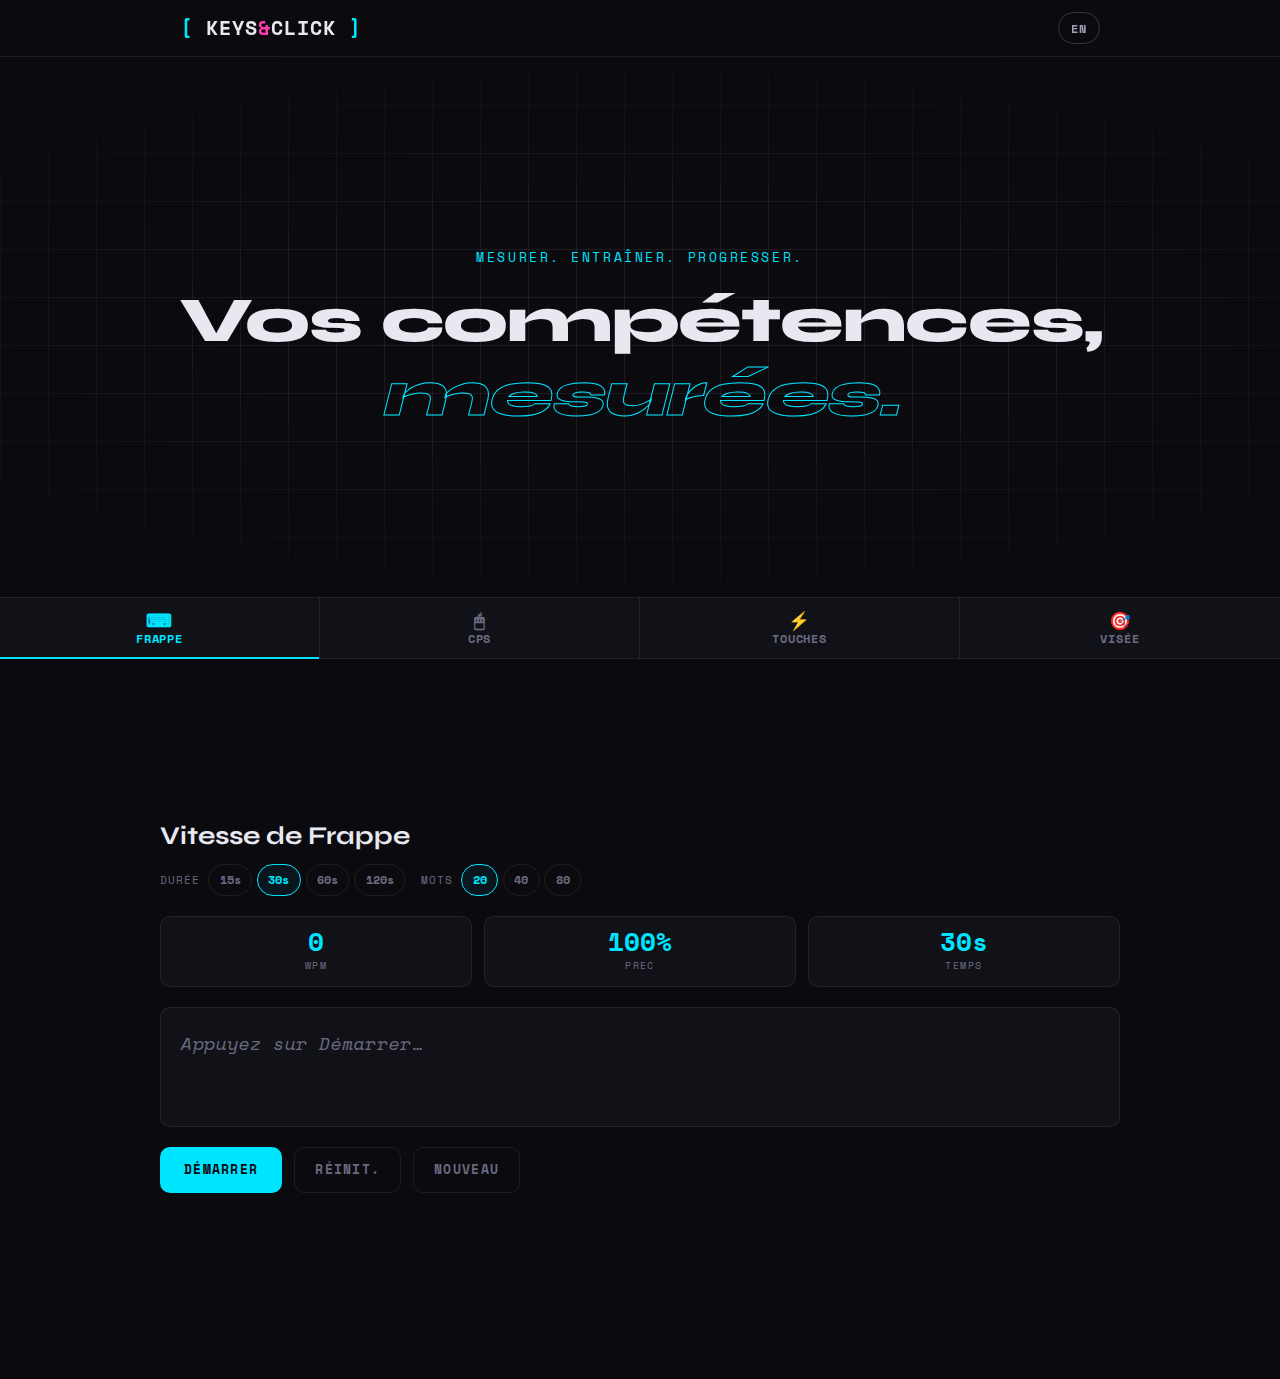
<file: Public/index.html>
<!DOCTYPE html>
<html lang="en">
<head>
  <meta charset="UTF-8" />
  <meta name="viewport" content="width=device-width, initial-scale=1.0, maximum-scale=1.0" />
  <title>Keys & Click</title>
  <meta name="description" content="Test your typing speed, mouse accuracy, reaction time, and click rate." />
  <link rel="preconnect" href="https://fonts.googleapis.com" />
  <link rel="preconnect" href="https://fonts.gstatic.com" crossorigin />
  <link href="https://fonts.googleapis.com/css2?family=Space+Mono:ital,wght@0,400;0,700;1,400&family=Syne:wght@400;600;700;800&display=swap" rel="stylesheet" />
  <link rel="stylesheet" href="css/style.css" />
</head>
<body>

  <!-- HEADER -->
  <header class="site-header">
    <div class="header-inner">
      <div class="logo">
        <span class="logo-bracket">[</span>
        <span class="logo-text">KEYS<span class="logo-amp">&amp;</span>CLICK</span>
        <span class="logo-bracket">]</span>
      </div>
      <button class="lang-btn" id="langToggle" aria-label="Toggle language">
        <span id="langLabel">FR</span>
      </button>
    </div>
  </header>

  <!-- HERO -->
  <section class="hero" aria-hidden="true">
    <div class="hero-inner">
      <p class="hero-tagline" data-i18n="heroTagline">measure. train. improve.</p>
      <h1 class="hero-title" data-i18n="heroTitle">Your skills,<br/><em>benchmarked.</em></h1>
    </div>
    <div class="hero-grid"></div>
  </section>

  <!-- TAB NAV -->
  <nav class="test-nav" role="tablist">
    <button class="tab-btn active" data-tab="typing" role="tab" aria-selected="true" aria-controls="panel-typing">
      <span class="tab-icon">⌨</span>
      <span class="tab-label" data-i18n="tabTyping">Typing</span>
    </button>
    <button class="tab-btn" data-tab="cps" role="tab" aria-selected="false" aria-controls="panel-cps">
      <span class="tab-icon">🖱</span>
      <span class="tab-label" data-i18n="tabCPS">CPS</span>
    </button>
    <button class="tab-btn" data-tab="keypress" role="tab" aria-selected="false" aria-controls="panel-keypress">
      <span class="tab-icon">⚡</span>
      <span class="tab-label" data-i18n="tabKey">Keys</span>
    </button>
    <button class="tab-btn" data-tab="mouse" role="tab" aria-selected="false" aria-controls="panel-mouse">
      <span class="tab-icon">🎯</span>
      <span class="tab-label" data-i18n="tabMouse">Aim</span>
    </button>
  </nav>

  <main class="test-container">

    <!-- ===== TYPING TEST ===== -->
    <section class="test-panel active" id="panel-typing" role="tabpanel">
      <div class="panel-header">
        <h2 data-i18n="typingTitle">Typing Speed</h2>
        <div class="options-row">
          <div class="option-group">
            <span class="option-label" data-i18n="duration">Duration</span>
            <div class="pill-group" id="typingDuration">
              <button class="pill" data-value="15">15s</button>
              <button class="pill active" data-value="30">30s</button>
              <button class="pill" data-value="60">60s</button>
              <button class="pill" data-value="120">120s</button>
            </div>
          </div>
          <div class="option-group">
            <span class="option-label" data-i18n="textSize">Words</span>
            <div class="pill-group" id="typingWords">
              <button class="pill active" data-value="20">20</button>
              <button class="pill" data-value="40">40</button>
              <button class="pill" data-value="80">80</button>
            </div>
          </div>
        </div>
      </div>

      <div class="stats-bar">
        <div class="stat-chip"><span class="stat-val" id="typingWPM">0</span><span class="stat-lbl">WPM</span></div>
        <div class="stat-chip"><span class="stat-val" id="typingAcc">100%</span><span class="stat-lbl" data-i18n="acc">ACC</span></div>
        <div class="stat-chip"><span class="stat-val" id="typingTimer">30s</span><span class="stat-lbl" data-i18n="time">TIME</span></div>
      </div>

      <div class="typing-display" id="typingDisplay" aria-live="polite">
        <span class="placeholder-text" data-i18n="typingPlaceholder">Press Start to begin…</span>
      </div>

      <input class="typing-input" id="typingInput" type="text" autocomplete="off" autocorrect="off" autocapitalize="off" spellcheck="false" aria-label="Type here" disabled />

      <div class="action-row">
        <button class="btn-primary" id="typingStart" data-i18n="start">Start</button>
        <button class="btn-ghost" id="typingReset" data-i18n="reset">Reset</button>
        <button class="btn-ghost" id="typingNewText" data-i18n="newText">New Text</button>
      </div>
    </section>

    <!-- ===== CPS TEST ===== -->
    <section class="test-panel" id="panel-cps" role="tabpanel">
      <div class="panel-header">
        <h2 data-i18n="cpsTitle">Click Speed</h2>
        <div class="options-row">
          <div class="option-group">
            <span class="option-label" data-i18n="duration">Duration</span>
            <div class="pill-group" id="cpsDuration">
              <button class="pill" data-value="5">5s</button>
              <button class="pill active" data-value="10">10s</button>
              <button class="pill" data-value="15">15s</button>
              <button class="pill" data-value="30">30s</button>
              <button class="pill" data-value="60">60s</button>
            </div>
          </div>
        </div>
      </div>

      <div class="stats-bar">
        <div class="stat-chip"><span class="stat-val" id="cpsCurrent">0.00</span><span class="stat-lbl">CPS</span></div>
        <div class="stat-chip"><span class="stat-val" id="cpsClicks">0</span><span class="stat-lbl" data-i18n="clicks">CLICKS</span></div>
        <div class="stat-chip"><span class="stat-val" id="cpsTimer">10s</span><span class="stat-lbl" data-i18n="time">TIME</span></div>
      </div>

      <button class="cps-zone" id="cpsZone" aria-label="Click zone">
        <div class="cps-inner">
          <span class="cps-big-num" id="cpsBigNum">0.00</span>
          <span class="cps-unit">CPS</span>
          <span class="cps-hint" id="cpsHint" data-i18n="clickToStart">Tap to start</span>
        </div>
        <div class="cps-ripples" id="cpsRipples" aria-hidden="true"></div>
      </button>

      <div class="action-row">
        <button class="btn-ghost" id="cpsReset" data-i18n="reset">Reset</button>
      </div>
    </section>

    <!-- ===== KEY PRESS TEST ===== -->
    <section class="test-panel" id="panel-keypress" role="tabpanel">
      <div class="panel-header">
        <h2 data-i18n="keyTitle">Key Reaction</h2>
        <div class="options-row">
          <div class="option-group">
            <span class="option-label" data-i18n="duration">Duration</span>
            <div class="pill-group" id="keyDuration">
              <button class="pill" data-value="30">30s</button>
              <button class="pill active" data-value="60">60s</button>
              <button class="pill" data-value="120">120s</button>
            </div>
          </div>
        </div>
      </div>

      <div class="stats-bar">
        <div class="stat-chip"><span class="stat-val" id="keyCount">0</span><span class="stat-lbl" data-i18n="keys">KEYS</span></div>
        <div class="stat-chip"><span class="stat-val" id="keyAcc">0%</span><span class="stat-lbl" data-i18n="acc">ACC</span></div>
        <div class="stat-chip"><span class="stat-val" id="keyTimer">60s</span><span class="stat-lbl" data-i18n="time">TIME</span></div>
      </div>

      <div class="key-display">
        <div class="key-target" id="keyTarget">
          <span class="key-char" id="keyChar">—</span>
        </div>
        <div class="key-feedback" id="keyFeedback" aria-live="polite"></div>
      </div>

      <div class="mobile-keypad" id="mobileKeypad" aria-label="Key input" role="group"></div>
      <div class="key-history" id="keyHistory"></div>

      <div class="action-row">
        <button class="btn-primary" id="keyStart" data-i18n="start">Start</button>
        <button class="btn-ghost" id="keyReset" data-i18n="reset">Reset</button>
      </div>
    </section>

    <!-- ===== MOUSE AIM TEST ===== -->
    <section class="test-panel" id="panel-mouse" role="tabpanel">
      <div class="panel-header">
        <h2 data-i18n="mouseTitle">Mouse Aim</h2>
        <div class="options-row">
          <div class="option-group">
            <span class="option-label" data-i18n="speed">Speed</span>
            <div class="pill-group" id="mouseSpeed">
              <button class="pill" data-value="800">Slow</button>
              <button class="pill active" data-value="1500">Normal</button>
              <button class="pill" data-value="2200">Fast</button>
              <button class="pill" data-value="3000">Insane</button>
            </div>
          </div>
          <div class="option-group">
            <span class="option-label" data-i18n="targetSize">Size</span>
            <div class="pill-group" id="mouseSize">
              <button class="pill" data-value="30">S</button>
              <button class="pill active" data-value="50">M</button>
              <button class="pill" data-value="70">L</button>
            </div>
          </div>
          <div class="option-group">
            <span class="option-label" data-i18n="duration">Time</span>
            <div class="pill-group" id="mouseDuration">
              <button class="pill" data-value="15">15s</button>
              <button class="pill active" data-value="30">30s</button>
              <button class="pill" data-value="45">45s</button>
              <button class="pill" data-value="60">60s</button>
            </div>
          </div>
        </div>
      </div>

      <div class="stats-bar">
        <div class="stat-chip"><span class="stat-val" id="mouseHits">0</span><span class="stat-lbl" data-i18n="hits">HITS</span></div>
        <div class="stat-chip"><span class="stat-val" id="mouseAcc">0%</span><span class="stat-lbl" data-i18n="acc">ACC</span></div>
        <div class="stat-chip"><span class="stat-val" id="mouseTimer">30s</span><span class="stat-lbl" data-i18n="time">TIME</span></div>
      </div>

      <div class="mouse-arena" id="mouseArena">
        <div class="arena-hint" id="arenaHint" data-i18n="clickToStart">Tap to start</div>
      </div>

      <div class="action-row">
        <button class="btn-ghost" id="mouseReset" data-i18n="reset">Reset</button>
      </div>
    </section>

  </main>

  <!-- RESULTS MODAL -->
  <div class="modal-overlay" id="resultsModal" role="dialog" aria-modal="true" aria-labelledby="resultsTitle" hidden>
    <div class="modal">
      <div class="modal-header">
        <h2 id="resultsTitle" data-i18n="resultsTitle">Results</h2>
        <button class="modal-close" id="modalClose" aria-label="Close">✕</button>
      </div>
      <div class="modal-body" id="resultsBody"></div>
      <div class="modal-footer">
        <button class="btn-primary" id="modalRetry" data-i18n="retry">Retry</button>
        <button class="btn-ghost" id="modalClose2" data-i18n="close">Close</button>
      </div>
    </div>
  </div>

  <script src="js/i18n.js"></script>
  <script src="js/typing.js"></script>
  <script src="js/cps.js"></script>
  <script src="js/keypress.js"></script>
  <script src="js/mouse.js"></script>
  <script src="js/app.js"></script>
</body>
</html>
</file>
<file: Public/css/style.css>
/* =============================================
   KEYS & CLICK — Style Sheet v2.0
   Aesthetic: Dark terminal / precision gaming
   Font: Space Mono (mono) + Syne (display)
   ============================================= */

/* ── Variables ─────────────────────────────── */
:root {
  --bg:        #0a0a0f;
  --bg2:       #111118;
  --bg3:       #1a1a24;
  --border:    rgba(255,255,255,0.08);
  --border-hi: rgba(255,255,255,0.18);

  --accent:    #00e5ff;
  --accent2:   #ff3cac;
  --accent3:   #7b61ff;
  --ok:        #00e676;
  --warn:      #ffea00;
  --err:       #ff1744;

  --text:      #e8e8f0;
  --text-dim:  #6b6b80;
  --text-mid:  #a0a0b8;

  --mono: 'Space Mono', monospace;
  --sans: 'Syne', sans-serif;

  --radius:    10px;
  --radius-lg: 16px;

  --transition: 140ms cubic-bezier(.4,0,.2,1);
}

/* ── Reset ──────────────────────────────────── */
*, *::before, *::after { box-sizing: border-box; margin: 0; padding: 0; }

html {
  font-size: 16px;
  -webkit-tap-highlight-color: transparent;
  scroll-behavior: smooth;
}

body {
  background: var(--bg);
  color: var(--text);
  font-family: var(--mono);
  line-height: 1.6;
  min-height: 100dvh;
  overflow-x: hidden;
}

button { cursor: pointer; border: none; background: none; font: inherit; color: inherit; }
input  { font: inherit; color: inherit; }
h1, h2, h3 { font-family: var(--sans); line-height: 1.15; }

/* ── Scrollbar ──────────────────────────────── */
::-webkit-scrollbar { width: 6px; }
::-webkit-scrollbar-track { background: var(--bg2); }
::-webkit-scrollbar-thumb { background: var(--bg3); border-radius: 3px; }


/* ━━━━━━━━━━━━━━━━━━━━━━━━━━━━━━━━━━━━━━━━━━━━
   HEADER
   ━━━━━━━━━━━━━━━━━━━━━━━━━━━━━━━━━━━━━━━━━━━━ */
.site-header {
  position: sticky;
  top: 0;
  z-index: 100;
  border-bottom: 1px solid var(--border);
  background: rgba(10,10,15,0.85);
  backdrop-filter: blur(12px);
  -webkit-backdrop-filter: blur(12px);
}

.header-inner {
  max-width: 960px;
  margin: 0 auto;
  padding: 0.75rem 1.25rem;
  display: flex;
  align-items: center;
  justify-content: space-between;
}

.logo {
  font-family: var(--mono);
  font-weight: 700;
  font-size: clamp(1rem, 3.5vw, 1.25rem);
  letter-spacing: 0.05em;
  user-select: none;
}
.logo-bracket { color: var(--accent); }
.logo-amp     { color: var(--accent2); }
.logo-text    { color: var(--text); }

.lang-btn {
  font-family: var(--mono);
  font-size: 0.75rem;
  font-weight: 700;
  letter-spacing: 0.1em;
  padding: 0.35rem 0.75rem;
  border: 1px solid var(--border-hi);
  border-radius: 20px;
  color: var(--text-mid);
  transition: color var(--transition), border-color var(--transition);
}
.lang-btn:hover { color: var(--accent); border-color: var(--accent); }


/* ━━━━━━━━━━━━━━━━━━━━━━━━━━━━━━━━━━━━━━━━━━━━
   HERO
   ━━━━━━━━━━━━━━━━━━━━━━━━━━━━━━━━━━━━━━━━━━━━ */
.hero {
  position: relative;
  overflow: hidden;
  padding: clamp(2.5rem, 8vw, 5rem) 1.25rem clamp(2rem, 6vw, 3.5rem);
  text-align: center;
  min-height: 60vh;
  display: flex;
  align-items: center;
  justify-content: center;
}

.hero-inner { position: relative; z-index: 1; }

.hero-tagline {
  font-family: var(--mono);
  font-size: clamp(0.65rem, 2vw, 0.8rem);
  letter-spacing: 0.2em;
  text-transform: uppercase;
  color: var(--accent);
  margin-bottom: 1rem;
}

.hero-title {
  font-family: var(--sans);
  font-size: clamp(2rem, 7vw, 4rem);
  font-weight: 800;
  color: var(--text);
  letter-spacing: -0.02em;
}
.hero-title em {
  font-style: italic;
  color: var(--accent);
  -webkit-text-fill-color: transparent;
  -webkit-text-stroke: 1px var(--accent);
}

/* Background grid */
.hero-grid {
  position: absolute;
  inset: 0;
  background-image:
    linear-gradient(var(--border) 1px, transparent 1px),
    linear-gradient(90deg, var(--border) 1px, transparent 1px);
  background-size: 48px 48px;
  mask-image: radial-gradient(ellipse 80% 60% at 50% 50%, black 20%, transparent 100%);
  -webkit-mask-image: radial-gradient(ellipse 80% 60% at 50% 50%, black 20%, transparent 100%);
  pointer-events: none;
}


/* ━━━━━━━━━━━━━━━━━━━━━━━━━━━━━━━━━━━━━━━━━━━━
   TAB NAV
   ━━━━━━━━━━━━━━━━━━━━━━━━━━━━━━━━━━━━━━━━━━━━ */
.test-nav {
  display: grid;
  grid-template-columns: repeat(4, 1fr);
  border-bottom: 1px solid var(--border);
  border-top: 1px solid var(--border);
  background: var(--bg2);
  position: sticky;
  top: 56px;
  z-index: 90;
}

.tab-btn {
  display: flex;
  flex-direction: column;
  align-items: center;
  gap: 0.2rem;
  padding: 0.85rem 0.5rem;
  font-family: var(--mono);
  font-size: clamp(0.6rem, 2.2vw, 0.72rem);
  font-weight: 700;
  letter-spacing: 0.08em;
  text-transform: uppercase;
  color: var(--text-dim);
  border-right: 1px solid var(--border);
  transition: color var(--transition), background var(--transition);
  position: relative;
}
.tab-btn:last-child { border-right: none; }

.tab-btn::after {
  content: '';
  position: absolute;
  bottom: -1px;
  left: 0; right: 0;
  height: 2px;
  background: var(--accent);
  transform: scaleX(0);
  transition: transform var(--transition);
}

.tab-btn:hover { color: var(--text-mid); background: var(--bg3); }
.tab-btn.active { color: var(--accent); }
.tab-btn.active::after { transform: scaleX(1); }

.tab-icon { font-size: 1.1rem; line-height: 1; }
.tab-label { line-height: 1; }


/* ━━━━━━━━━━━━━━━━━━━━━━━━━━━━━━━━━━━━━━━━━━━━
   TEST CONTAINER / PANELS
   ━━━━━━━━━━━━━━━━━━━━━━━━━━━━━━━━━━━━━━━━━━━━ */
.test-container {
  min-height: 80vh;
  max-width: 960px;
  margin: 0 auto;
  padding: 1.5rem 1.25rem 3rem;
  display: flex;
  align-items: center;
  justify-content: center;
}

.test-panel { display: none; }
.test-panel.active { display: block; animation: fadeIn 200ms ease; 
min-width: 75vw;}

@keyframes fadeIn {
  from { opacity: 0; transform: translateY(6px); }
  to   { opacity: 1; transform: translateY(0); }
}

/* Panel header */
.panel-header { margin-bottom: 1.25rem; }
.panel-header h2 {
  font-family: var(--sans);
  font-size: clamp(1.25rem, 4vw, 1.6rem);
  font-weight: 700;
  margin-bottom: 0.9rem;
  color: var(--text);
}

/* Options row */
.options-row {
  display: flex;
  flex-wrap: wrap;
  gap: 1rem;
}

.option-group {
  display: flex;
  align-items: center;
  gap: 0.5rem;
  flex-wrap: wrap;
}

.option-label {
  font-family: var(--mono);
  font-size: 0.68rem;
  letter-spacing: 0.1em;
  text-transform: uppercase;
  color: var(--text-dim);
}

/* Pill buttons */
.pill-group {
  display: flex;
  gap: 0.3rem;
  flex-wrap: wrap;
}

.pill {
  font-family: var(--mono);
  font-size: 0.72rem;
  font-weight: 700;
  padding: 0.3rem 0.65rem;
  border: 1px solid var(--border);
  border-radius: 20px;
  color: var(--text-dim);
  transition: color var(--transition), border-color var(--transition), background var(--transition);
  white-space: nowrap;
  min-height: 32px;
  min-width: 36px;
  display: flex;
  align-items: center;
  justify-content: center;
}
.pill:hover  { color: var(--text); border-color: var(--border-hi); }
.pill.active { color: var(--accent); border-color: var(--accent); background: rgba(0,229,255,0.06); }


/* ── Stats Bar ─────────────────────────────── */
.stats-bar {
  display: flex;
  gap: 0.75rem;
  margin-bottom: 1.25rem;
  flex-wrap: wrap;
}

.stat-chip {
  flex: 1;
  min-width: 80px;
  display: flex;
  flex-direction: column;
  align-items: center;
  padding: 0.75rem 0.5rem;
  background: var(--bg2);
  border: 1px solid var(--border);
  border-radius: var(--radius);
  gap: 0.2rem;
}

.stat-val {
  font-family: var(--mono);
  font-size: clamp(1.2rem, 4vw, 1.6rem);
  font-weight: 700;
  color: var(--accent);
  line-height: 1;
}

.stat-lbl {
  font-family: var(--mono);
  font-size: 0.6rem;
  letter-spacing: 0.15em;
  text-transform: uppercase;
  color: var(--text-dim);
}


/* ── Action Row ────────────────────────────── */
.action-row {
  display: flex;
  gap: 0.75rem;
  margin-top: 1.25rem;
  flex-wrap: wrap;
}

.btn-primary {
  font-family: var(--mono);
  font-size: 0.8rem;
  font-weight: 700;
  letter-spacing: 0.1em;
  text-transform: uppercase;
  padding: 0.75rem 1.5rem;
  background: var(--accent);
  color: var(--bg);
  border-radius: var(--radius);
  transition: opacity var(--transition), transform var(--transition);
  min-height: 44px;
}
.btn-primary:hover  { opacity: 0.85; }
.btn-primary:active { transform: scale(0.97); }

.btn-ghost {
  font-family: var(--mono);
  font-size: 0.8rem;
  font-weight: 700;
  letter-spacing: 0.1em;
  text-transform: uppercase;
  padding: 0.75rem 1.25rem;
  border: 1px solid var(--border);
  border-radius: var(--radius);
  color: var(--text-dim);
  transition: color var(--transition), border-color var(--transition);
  min-height: 44px;
}
.btn-ghost:hover { color: var(--text); border-color: var(--border-hi); }


/* ━━━━━━━━━━━━━━━━━━━━━━━━━━━━━━━━━━━━━━━━━━━━
   TYPING TEST
   ━━━━━━━━━━━━━━━━━━━━━━━━━━━━━━━━━━━━━━━━━━━━ */
.typing-display {
  background: var(--bg2);
  border: 1px solid var(--border);
  border-radius: var(--radius);
  padding: 1.25rem;
  min-height: 120px;
  font-family: var(--mono);
  font-size: clamp(0.9rem, 2.8vw, 1.1rem);
  line-height: 1.8;
  word-break: break-word;
  letter-spacing: 0.03em;
  margin-bottom: 0.75rem;
  cursor: text;
  position: relative;
}

.typing-display .placeholder-text {
  color: var(--text-dim);
  font-style: italic;
}

/* Word & character coloring */
.word { display: inline; }
.char { display: inline; }
.char.correct { color: var(--ok); }
.char.wrong   { color: var(--err); background: rgba(255,23,68,0.12); border-radius: 2px; }
.char.pending { color: var(--text-mid); }
.char.cursor  {
  border-left: 2px solid var(--accent);
  animation: blink 1s step-end infinite;
  margin-left: -2px;
}

@keyframes blink {
  0%,100% { border-color: var(--accent); }
  50%     { border-color: transparent; }
}

.typing-input {
  position: absolute;
  opacity: 0;
  pointer-events: none;
  width: 1px;
  height: 1px;
}

/* When test running, make display focusable */
.typing-display.active { cursor: default; }


/* ━━━━━━━━━━━━━━━━━━━━━━━━━━━━━━━━━━━━━━━━━━━━
   CPS TEST
   ━━━━━━━━━━━━━━━━━━━━━━━━━━━━━━━━━━━━━━━━━━━━ */
.cps-zone {
  position: relative;
  width: 100%;
  aspect-ratio: 2 / 1;
  min-height: 200px;
  max-height: 340px;
  background: var(--bg2);
  border: 2px dashed var(--border);
  border-radius: var(--radius-lg);
  overflow: hidden;
  display: flex;
  align-items: center;
  justify-content: center;
  user-select: none;
  transition: border-color var(--transition), background var(--transition);
  -webkit-tap-highlight-color: transparent;
  touch-action: manipulation;
}

.cps-zone:hover, .cps-zone:focus-visible {
  border-color: var(--accent);
  background: var(--bg3);
  outline: none;
}

.cps-zone.running { border-style: solid; border-color: var(--accent); }

.cps-inner {
  display: flex;
  flex-direction: column;
  align-items: center;
  gap: 0.2rem;
  position: relative;
  z-index: 1;
  pointer-events: none;
}

.cps-big-num {
  font-family: var(--mono);
  font-size: clamp(2.5rem, 10vw, 4.5rem);
  font-weight: 700;
  color: var(--accent);
  line-height: 1;
  transition: transform 80ms ease;
}
.cps-big-num.pulse { transform: scale(1.06); }

.cps-unit {
  font-family: var(--mono);
  font-size: 0.7rem;
  letter-spacing: 0.2em;
  color: var(--text-dim);
}

.cps-hint {
  font-family: var(--mono);
  font-size: 0.75rem;
  color: var(--text-dim);
  margin-top: 0.5rem;
}

/* Ripple effect */
.cps-ripples { position: absolute; inset: 0; pointer-events: none; }
.ripple {
  position: absolute;
  border-radius: 50%;
  background: rgba(0,229,255,0.15);
  transform: scale(0);
  animation: rippleAnim 600ms ease-out forwards;
  pointer-events: none;
}

@keyframes rippleAnim {
  to { transform: scale(4); opacity: 0; }
}


/* ━━━━━━━━━━━━━━━━━━━━━━━━━━━━━━━━━━━━━━━━━━━━
   KEY PRESS TEST
   ━━━━━━━━━━━━━━━━━━━━━━━━━━━━━━━━━━━━━━━━━━━━ */
.key-display {
  display: flex;
  flex-direction: column;
  align-items: center;
  gap: 1rem;
  padding: 2rem 0 1rem;
}

.key-target {
  width: clamp(90px, 20vw, 120px);
  height: clamp(90px, 20vw, 120px);
  background: var(--bg2);
  border: 2px solid var(--border-hi);
  border-radius: var(--radius);
  display: flex;
  align-items: center;
  justify-content: center;
  transition: border-color 100ms, background 100ms, transform 100ms;
  box-shadow: 0 4px 20px rgba(0,0,0,0.3), inset 0 1px 0 rgba(255,255,255,0.06);
}

.key-target.hit  { border-color: var(--ok);  background: rgba(0,230,118,0.08); transform: scale(0.93); }
.key-target.miss { border-color: var(--err); background: rgba(255,23,68,0.08); transform: scale(0.97); }

.key-char {
  font-family: var(--mono);
  font-size: clamp(2rem, 8vw, 3rem);
  font-weight: 700;
  color: var(--text);
  line-height: 1;
  text-transform: uppercase;
}

.key-feedback {
  font-family: var(--mono);
  font-size: 0.8rem;
  letter-spacing: 0.1em;
  color: var(--text-dim);
  min-height: 1.2em;
}
.key-feedback.ok   { color: var(--ok); }
.key-feedback.miss { color: var(--err); }

/* Mobile keypad */
.mobile-keypad {
  display: none;
  grid-template-columns: repeat(6, 1fr);
  gap: 0.4rem;
  margin: 0.75rem 0;
}

@media (pointer: coarse), (max-width: 600px) {
  .mobile-keypad { display: grid; }
}

.key-pad-btn {
  aspect-ratio: 1;
  background: var(--bg2);
  border: 1px solid var(--border);
  border-radius: var(--radius);
  font-family: var(--mono);
  font-size: clamp(0.75rem, 2.5vw, 0.9rem);
  font-weight: 700;
  color: var(--text-mid);
  display: flex;
  align-items: center;
  justify-content: center;
  transition: background var(--transition), border-color var(--transition), color var(--transition);
  -webkit-tap-highlight-color: transparent;
  touch-action: manipulation;
  min-height: 44px;
}
.key-pad-btn:active { background: var(--bg3); border-color: var(--accent); color: var(--accent); }
.key-pad-btn.target-key { border-color: var(--accent); color: var(--accent); background: rgba(0,229,255,0.06); }

/* Key history */
.key-history {
  display: flex;
  gap: 0.3rem;
  flex-wrap: wrap;
  max-height: 60px;
  overflow: hidden;
  padding: 0.25rem 0;
}

.history-chip {
  font-family: var(--mono);
  font-size: 0.65rem;
  font-weight: 700;
  padding: 0.15rem 0.4rem;
  border-radius: 4px;
  animation: chipIn 150ms ease;
}
.history-chip.ok   { background: rgba(0,230,118,0.15); color: var(--ok); }
.history-chip.miss { background: rgba(255,23,68,0.15); color: var(--err); }

@keyframes chipIn {
  from { opacity: 0; transform: scale(0.7); }
  to   { opacity: 1; transform: scale(1); }
}


/* ━━━━━━━━━━━━━━━━━━━━━━━━━━━━━━━━━━━━━━━━━━━━
   MOUSE AIM TEST
   ━━━━━━━━━━━━━━━━━━━━━━━━━━━━━━━━━━━━━━━━━━━━ */
.mouse-arena {
  position: relative;
  width: 100%;
  aspect-ratio: 16 / 9;
  min-height: 220px;
  max-height: 420px;
  background: var(--bg2);
  border: 1px solid var(--border);
  border-radius: var(--radius-lg);
  overflow: hidden;
  cursor: crosshair;
  touch-action: none;
  user-select: none;
}

.arena-hint {
  position: absolute;
  inset: 0;
  display: flex;
  align-items: center;
  justify-content: center;
  font-family: var(--mono);
  font-size: 0.85rem;
  letter-spacing: 0.1em;
  color: var(--text-dim);
  text-transform: uppercase;
}

/* Target circle */
.aim-target {
  position: absolute;
  border-radius: 50%;
  background: var(--accent2);
  border: 3px solid rgba(255,255,255,0.3);
  transform: translate(-50%, -50%) scale(0);
  transition: transform 140ms cubic-bezier(.34,1.56,.64,1);
  cursor: crosshair;
  display: flex;
  align-items: center;
  justify-content: center;
}
.aim-target.visible { transform: translate(-50%, -50%) scale(1); }
.aim-target::after {
  content: '';
  width: 6px; height: 6px;
  border-radius: 50%;
  background: white;
}

/* Hit flash */
.hit-flash {
  position: absolute;
  border-radius: 50%;
  border: 2px solid var(--ok);
  pointer-events: none;
  animation: hitFlash 400ms ease-out forwards;
  transform: translate(-50%, -50%);
}
@keyframes hitFlash {
  0%  { opacity: 1; transform: translate(-50%,-50%) scale(0.5); }
  100%{ opacity: 0; transform: translate(-50%,-50%) scale(2); }
}

/* Miss indicator */
.miss-dot {
  position: absolute;
  width: 8px; height: 8px;
  border-radius: 50%;
  background: var(--err);
  pointer-events: none;
  transform: translate(-50%, -50%);
  animation: missDot 600ms ease-out forwards;
}
@keyframes missDot {
  0%  { opacity: 0.8; }
  100%{ opacity: 0; }
}


/* ━━━━━━━━━━━━━━━━━━━━━━━━━━━━━━━━━━━━━━━━━━━━
   RESULTS MODAL
   ━━━━━━━━━━━━━━━━━━━━━━━━━━━━━━━━━━━━━━━━━━━━ */
.modal-overlay {
  position: fixed;
  inset: 0;
  background: rgba(0,0,0,0.75);
  display: flex;
  align-items: center;
  justify-content: center;
  z-index: 200;
  padding: 1rem;
  backdrop-filter: blur(4px);
  animation: fadeIn 200ms ease;
}
.modal-overlay[hidden] { display: none; }

.modal {
  background: var(--bg2);
  border: 1px solid var(--border-hi);
  border-radius: var(--radius-lg);
  width: 100%;
  max-width: 440px;
  overflow: hidden;
  animation: slideUp 250ms cubic-bezier(.34,1.56,.64,1);
}

@keyframes slideUp {
  from { transform: translateY(24px); opacity: 0; }
  to   { transform: translateY(0);    opacity: 1; }
}

.modal-header {
  display: flex;
  align-items: center;
  justify-content: space-between;
  padding: 1.25rem 1.5rem;
  border-bottom: 1px solid var(--border);
}
.modal-header h2 { font-size: 1.1rem; font-family: var(--sans); font-weight: 700; }

.modal-close {
  width: 32px; height: 32px;
  display: flex; align-items: center; justify-content: center;
  border-radius: 50%;
  color: var(--text-dim);
  font-size: 0.9rem;
  transition: background var(--transition), color var(--transition);
}
.modal-close:hover { background: var(--bg3); color: var(--text); }

.modal-body {
  padding: 1.5rem;
  display: grid;
  grid-template-columns: 1fr 1fr;
  gap: 1rem;
}

.result-item {
  display: flex;
  flex-direction: column;
  align-items: center;
  background: var(--bg3);
  border-radius: var(--radius);
  padding: 1rem;
}

.result-val {
  font-family: var(--mono);
  font-size: 1.8rem;
  font-weight: 700;
  color: var(--accent);
  line-height: 1;
}

.result-lbl {
  font-family: var(--mono);
  font-size: 0.65rem;
  letter-spacing: 0.15em;
  text-transform: uppercase;
  color: var(--text-dim);
  margin-top: 0.3rem;
}

.result-item.highlight { grid-column: 1 / -1; }
.result-item.highlight .result-val { font-size: 2.5rem; color: var(--accent2); }

.modal-footer {
  display: flex;
  gap: 0.75rem;
  padding: 1rem 1.5rem;
  border-top: 1px solid var(--border);
}


/* ━━━━━━━━━━━━━━━━━━━━━━━━━━━━━━━━━━━━━━━━━━━━
   RESPONSIVE
   ━━━━━━━━━━━━━━━━━━━━━━━━━━━━━━━━━━━━━━━━━━━━ */
@media (max-width: 480px) {
  .action-row { flex-direction: column; }
  .btn-primary, .btn-ghost { width: 100%; justify-content: center; }
  .options-row { gap: 0.75rem; }
  .modal-body { grid-template-columns: 1fr 1fr; }
  .stats-bar { gap: 0.5rem; }
  .stat-chip { min-width: 70px; padding: 0.6rem 0.4rem; }
}

@media (max-width: 360px) {
  .pill { padding: 0.25rem 0.5rem; font-size: 0.65rem; min-width: 30px; }
  .tab-btn { padding: 0.65rem 0.25rem; }
}
</file>
